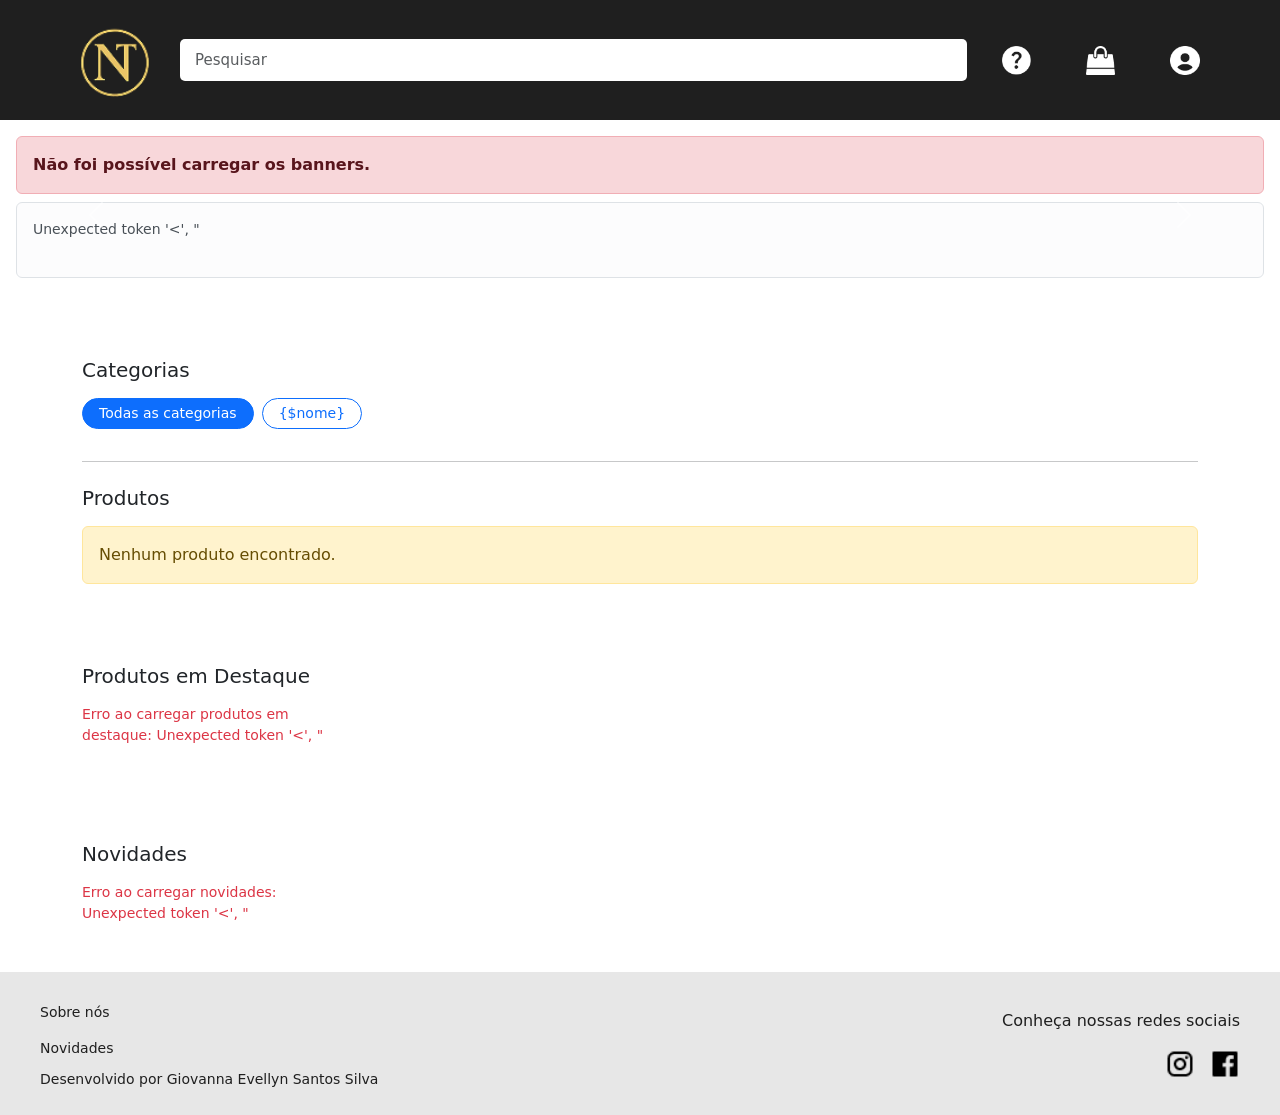
<file: index.html>
<!doctype html>
<html lang="pt-br">
<head>
  <meta charset="utf-8">
  <meta name="viewport" content="width=device-width, initial-scale=1">
  <title>Nova Tendência</title>
  <link href="https://cdn.jsdelivr.net/npm/bootstrap@5.3.8/dist/css/bootstrap.min.css" rel="stylesheet">
  <link rel="stylesheet" href="https://cdn.jsdelivr.net/npm/bootstrap-icons@1.11.1/font/bootstrap-icons.css">
  <link rel="stylesheet" href="CSS/index.css">
 
</head>
<body>

<!-- Header -->
<header class="header">
  <div class="logo">
    <img src="IMG/Logo1.png" alt="Logo da Loja Nova Tendência"/>
  </div>

  <div class="search-box">
    <input type="text" class="pesquisar form-control" placeholder="Pesquisar">
  </div>

  <div class="menu-toggle" id="menu-toggle">☰</div>

  <div class="icons" id="icons">
    <img src="IMG/ajuda-chat.png" alt="Chat">
    <div class="cart-wrapper" style="position: relative; display: inline-block;">
      <a href="PAGINAS_CLIENTE/carrinho.html"><img src="IMG/sacola.png" id="cart-icon" alt="Carrinho"></a>
      <span id="cart-count" style="
          position: absolute;
          top: -8px;
          right: -8px;
          background: red;
          color: white;
          font-size: 12px;
          font-weight: bold;
          padding: 2px 6px;
          border-radius: 50%;
          display: none;
      ">0</span>
    </div>
    <a href="/PAGINAS/login.html"><img src="IMG/usuario.png" alt="Perfil"></a>
  </div>

</header>

<main class="container-fluid p-0">

 <!-- CARROSSEL DE BANNERS -->
    <div id="carouselBanners" class="carousel slide carousel-fade" data-bs-ride="carousel">
      <div class="carousel-indicators" id="banners-indicators"></div>
      <div class="carousel-inner" id="banners-home">
        <!-- Itens serão inseridos via JS -->
        <div class="carousel-item active">
          <div class="p-3 text-muted">Carregando banners…</div>
        </div>
      </div>

      <button class="carousel-control-prev" type="button"
              data-bs-target="#carouselBanners" data-bs-slide="prev">
        <span class="carousel-control-prev-icon" aria-hidden="true"></span>
        <span class="visually-hidden">Anterior</span>
      </button>

      <button class="carousel-control-next" type="button"
              data-bs-target="#carouselBanners" data-bs-slide="next">
        <span class="carousel-control-next-icon" aria-hidden="true"></span>
        <span class="visually-hidden">Próximo</span>
      </button>
    </div>

 <!-- =======================
       CATEGORIAS + PRODUTOS
  ======================== -->
  <section class="container py-5">

    <!-- Título e filtros -->
    <div class="d-flex align-items-center justify-content-between mb-3">
      <h2 class="h5 mb-0">Categorias</h2>
    </div>

    <!-- Chips horizontais -->
    <div id="cats-chips" class="d-flex gap-2 overflow-auto pb-2">
      <!-- Botão fixo -->
      <button type="button" class="btn btn-primary btn-sm rounded-pill px-3" data-cat="">Todas as categorias</button>
    </div>

    <!-- Select oculto (acessibilidade / fallback) -->
    <select id="filtro-categoria" class="form-select d-none" aria-hidden="true">
      <option value="">Todas as categorias</option>
    </select>

    <hr class="my-4" />

    <!-- Lista de produtos -->
    <div class="d-flex align-items-center justify-content-between mb-3">
      <h2 class="h5 mb-0">Produtos</h2>
    </div>

    <div id="produtos-area">
      <div id="produtos-status" class="text-muted">Carregando produtos…</div>
      <div id="produtos-grid" class="row row-cols-1 row-cols-sm-2 row-cols-md-3 row-cols-xl-4 g-3"></div>
    </div>
  </section>


  <!-- =======================
       PRODUTOS EM DESTAQUE
  ======================== -->
  <section class="container py-5">
    <div class="d-flex align-items-center justify-content-between mb-3">
      <h2 class="h5 mb-0">Produtos em Destaque</h2>
    </div>
    <div id="produtos-destaque" class="row row-cols-2 row-cols-md-3 row-cols-lg-4 g-3">
      <div class="text-muted p-3">Carregando produtos em destaque…</div>
    </div>
  </section>


  <!-- =======================
       NOVIDADES
  ======================== -->
  <section class="container py-5">
    <div class="d-flex align-items-center justify-content-between mb-3">
      <h2 class="h5 mb-0">Novidades</h2>
    </div>
    <div id="produtos-novidade" class="row row-cols-2 row-cols-md-3 row-cols-lg-4 g-3">
      <div class="text-muted p-3">Carregando novidades…</div>
    </div>
  </section>

</main>
<footer class="footer">
  <div class="footer-esquerdo">
    <a href="#"><p>Sobre nós</p></a>
    <a href="#"><p>Novidades</p></a>
    <p>Desenvolvido por Giovanna Evellyn Santos Silva</p>
  </div>
  <div class="footer-direito">
    <p>Conheça nossas redes sociais</p>
    <div class="icons-sociais">
      <a href="#"><img src="../IMG/instagram.png" alt="Instagram"></a>
      <a href="#"><img src="../IMG/facebook.png" alt="Facebook"></a>
    </div>
  </div>
</footer>

<script src="https://cdn.jsdelivr.net/npm/bootstrap@5.3.8/dist/js/bootstrap.bundle.min.js"></script>

<script src="JS/home_cliente.js"></script>
<script src="JS//categorias.js"></script>
</body>
</html>
</file>
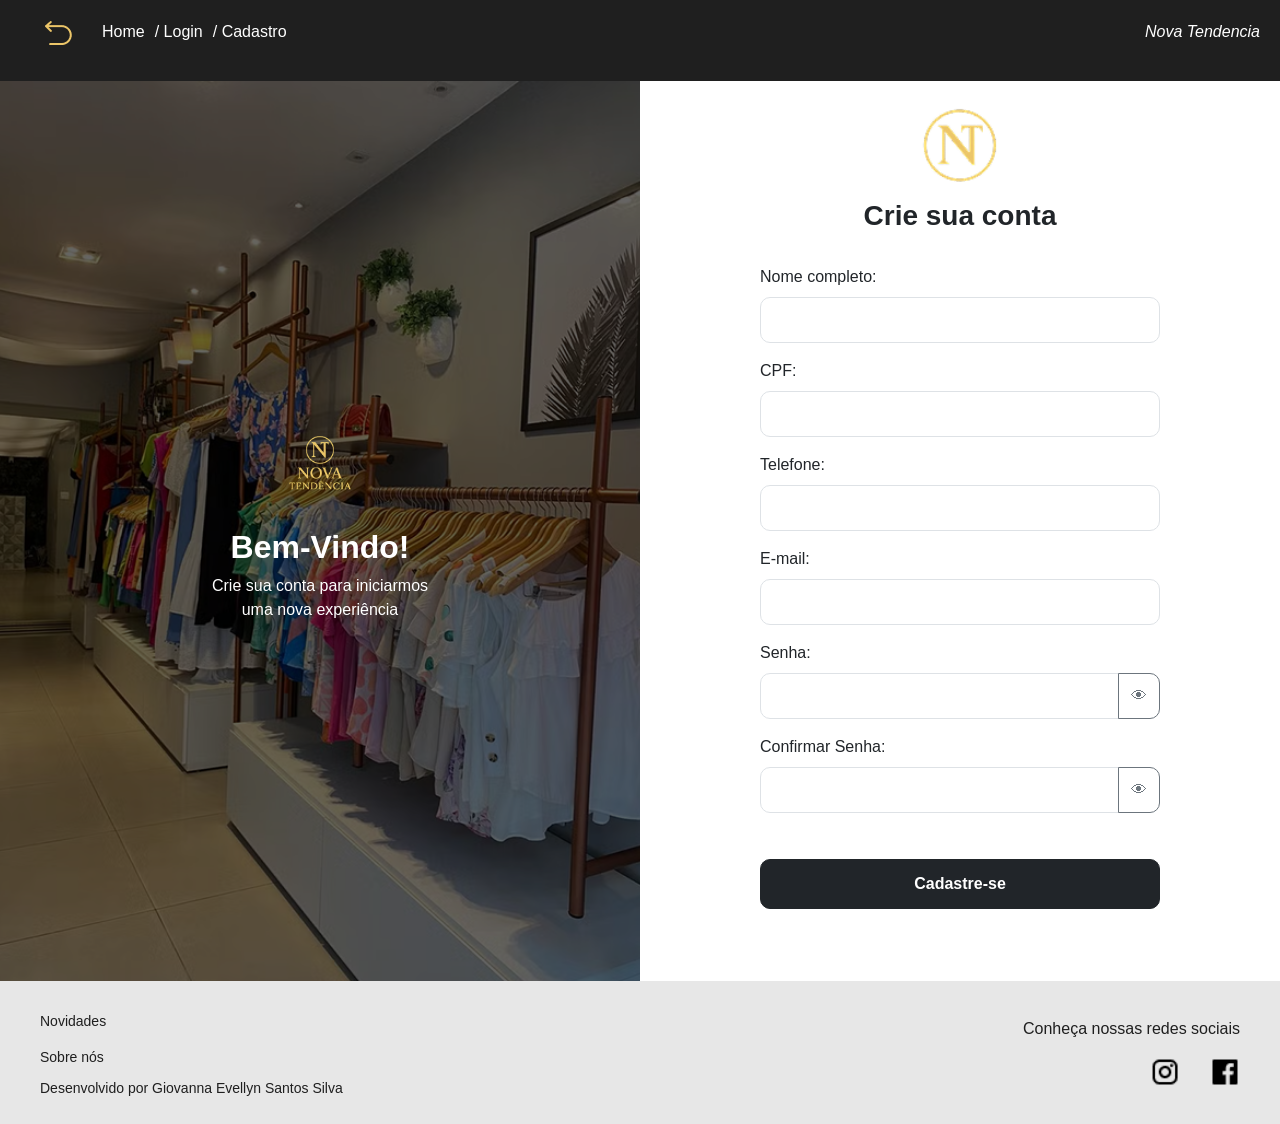
<file: PAGINAS_CLIENTE/cadastro.html>
<!DOCTYPE html>
<html lang="pt-br">
  <head>
    <meta charset="utf-8" />
    <meta name="viewport" content="width=device-width, initial-scale=1" />
    <title>Cadastro</title>

    <link
      href="https://cdn.jsdelivr.net/npm/bootstrap@5.3.8/dist/css/bootstrap.min.css"
      rel="stylesheet"
      integrity="sha384-sRIl4kxILFvY47J16cr9ZwB07vP4J8+LH7qKQnuqkuIAvNWLzeN8tE5YBujZqJLB"
      crossorigin="anonymous"
    />
    <link rel="stylesheet" href="../CSS/style.css" />
  </head>
  <body>
    
 
    <header class="header">
      <nav class="breadcrumb">
        <a href="login.html"><img src="../IMG/voltar.png" alt="Voltar" class="image-voltar"></a>
        <a href="/index.html">Home</a> 
        <a href="/PAGINAS/login.html">/ Login</a> 
        <a href="/PAGINAS/cadastro.html">/ Cadastro</a>
      </nav>

      <div class="nova-tendencia">
        <p>Nova Tendencia</p>
      </div>

    </header>




    <!--Inicio do Container Principal-------------------------------------------------->
    <div class="container-fluid">
      <div class="row min-vh-100">
        <!--Inicio da Coluna Esquerda (Boas-vindas)------------------------------------>

        <div class="col-lg-6 d-none d-lg-flex align-items-center justify-content-center bg-image">
        <div class="overlay-content d-flex flex-column align-items-center text-center text-white px-25">
            <img src="../IMG/Logo2.png" alt="Logo" class="mb-4 logo">
            <h2 class="fw-bold">Bem-Vindo!</h2>
            <p>Crie sua conta para iniciarmos<br>uma nova experiência</p>
        </div>
        </div>
<!--Fim da Coluna Esquerda (Boas-vindas)--------------------------------------->

<!--Fim da Coluna Esquerda (Boas-vindas)--------------------------------------->


        <!--Inicio da Coluna Direita (Formulário)-------------------------------------->
        <div class="col-lg-6 d-flex align-items-center justify-content-center px-0">
          <div class="w-100" style="max-width: 400px">
            <div class="text-center mb-4 d-flex flex-column align-items-center text-center px-0">
              <img src="../IMG/Logo1.png" alt="Logo" class="mb-3 logo" />
              <h3 class="fw-bold">Crie sua conta</h3>
            </div>
          

            <!--Inicio do Formulário de Cadastro-------------------------------------->
            <form action="../PHP/cadastrocliente.php" method="post" >
              <div class="mb-3">
                <label for="nome" class="form-label">Nome completo:</label>
                <input type="text" class="form-control" id="nome" name="nome" required />
              </div>

              <div class="mb-3">
                <label for="cpf" class="form-label">CPF:</label>
                <input type="text" class="form-control" id="cpf" name="cpf" required />
              </div>

              <div class="mb-3">
                <label for="telefone" class="form-label">Telefone:</label>
                <input
                  type="text"
                  class="form-control"
                  id="telefone"
                  name="telefone"
                  required
                />
              </div>

              <div class="mb-3">
                <label for="email" class="form-label">E-mail:</label>
                <input type="email" class="form-control" id="email" name="email" required />
              </div>

              <div class="mb-3 position-relative">
                <label for="senha" class="form-label">Senha:</label>
                <div class="input-group">
                  <input
                    type="password"
                    class="form-control"
                    id="senha"
                    name="senha"
                    required
                  />
                  <button
                    class="btn btn-outline-secondary toggle-password"
                    type="button"
                    data-target="senha"
                  >
                    👁
                  </button>
                </div>
              </div>

              <div class="mb-3 position-relative">
                <label for="confirmarSenha" class="form-label"
                  >Confirmar Senha:</label
                >
                <div class="input-group">
                  <input
                    type="password"
                    class="form-control"
                    id="confirmarSenha"
                    name="confirmarSenha"
                    required
                  />
                  <button
                    class="btn btn-outline-secondary toggle-password"
                    type="button"
                    data-target="confirmarSenha"
                  >
                    👁
                  </button>
                </div>
              </div>

              <button type="submit" class=" btn-cadastrese btn btn-dark w-100">
                Cadastre-se
              </button>
            </form  id="cadastroForm" action="javascript:void(0);">
            <!--Fim do Formulário de Cadastro----------------------------------------->
          </div>
        </div>
        <!--Fim da Coluna Direita (Formulário)---------------------------------------->
      </div>
    </div>
    <!--Fim do Container Principal--------------------------------------------------->

    <script src="https://cdn.jsdelivr.net/npm/bootstrap@5.3.8/dist/js/bootstrap.bundle.min.js"></script>

    <!--Inicio do Script JS (Máscaras e Mostrar Senha)------------------------------->
    <script>
      // Máscara CPF
      document.getElementById("cpf").addEventListener("input", function (e) {
        let value = e.target.value.replace(/\D/g, "");
        if (value.length > 11) value = value.slice(0, 11);
        value = value.replace(/(\d{3})(\d)/, "$1.$2");
        value = value.replace(/(\d{3})(\d)/, "$1.$2");
        value = value.replace(/(\d{3})(\d{1,2})$/, "$1-$2");
        e.target.value = value;
      });

      // Máscara Telefone
      document
        .getElementById("telefone")
        .addEventListener("input", function (e) {
          let value = e.target.value.replace(/\D/g, "");
          if (value.length > 11) value = value.slice(0, 11);
          value = value.replace(/^(\d{2})(\d)/g, "($1) $2");
          value = value.replace(/(\d{5})(\d{4})$/, "$1-$2");
          e.target.value = value;
        });

      // Mostrar/Ocultar senha
      document.querySelectorAll(".toggle-password").forEach((btn) => {
        btn.addEventListener("click", function () {
          const input = document.getElementById(this.dataset.target);
          input.type = input.type === "password" ? "text" : "password";
        });
      });
    </script>

    <footer class="footer">
    <div class="footer-esquerdo">
        <a href=""><p>Novidades</p></a>
        <a href=""><p>Sobre nós</p></a>
        <p> Desenvolvido por Giovanna Evellyn Santos Silva</p>
    </div>

    <div class="footer-direito">
      <p>Conheça nossas redes sociais</p>
      <div class="icons-sociais">
        <a href=""><img src="../IMG/instagram.png" alt="Instagram"></a>
        <a href=""><img src="../IMG/facebook.png" alt="Facebook"></a>
      </div>
    </div>
  </footer>
  </body>
</html>
</file>
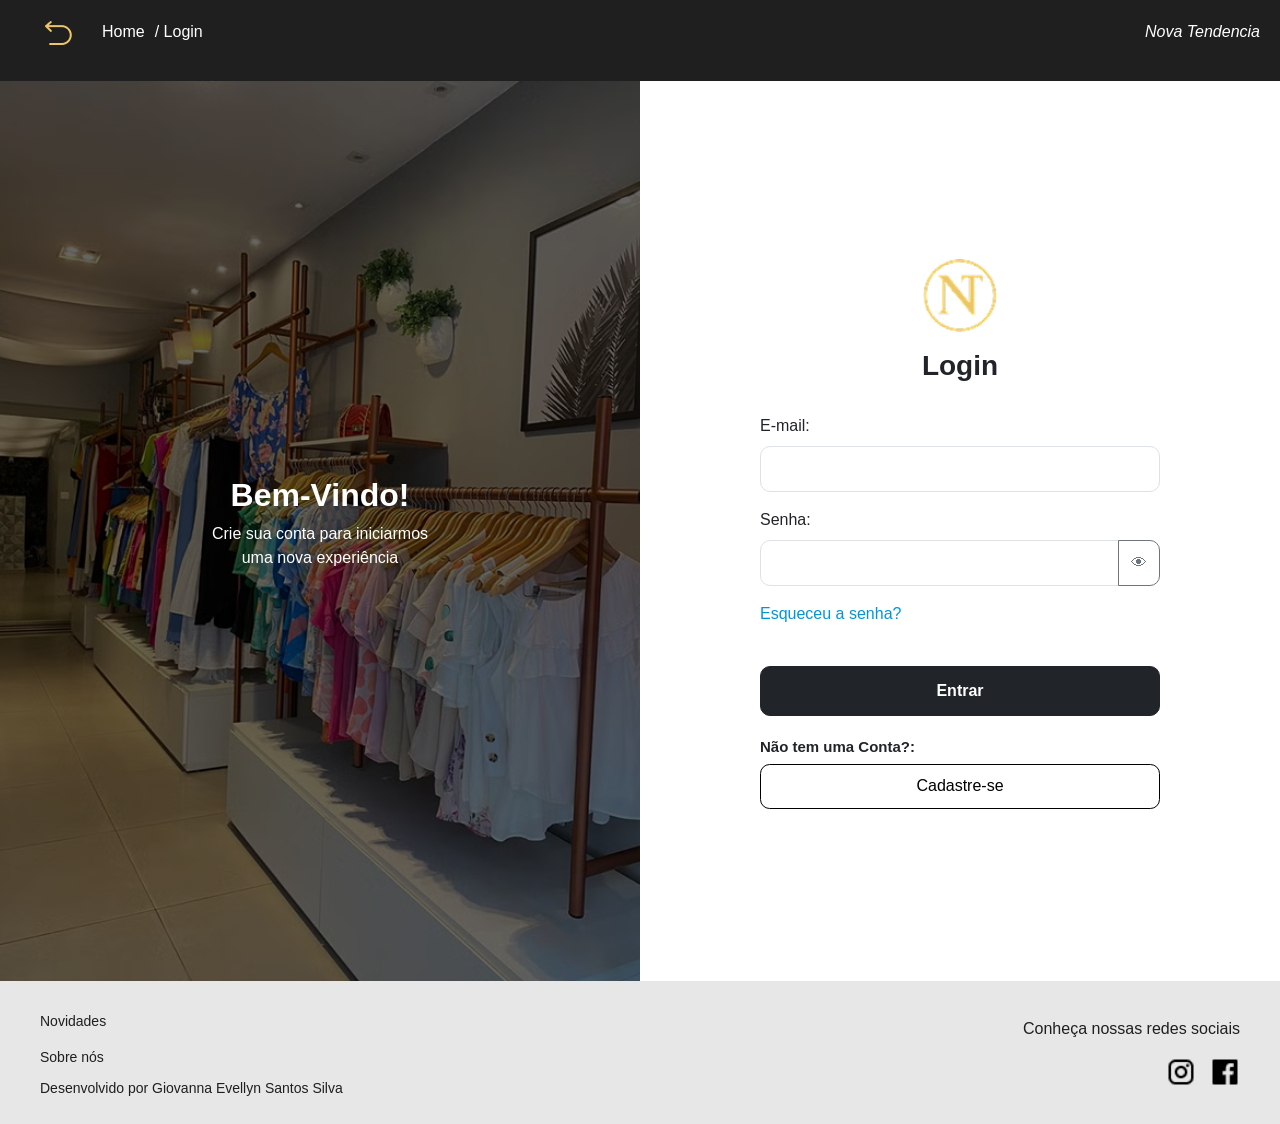
<file: PAGINAS_CLIENTE/login.html>
<!DOCTYPE html>
<html lang="pt-br">
  <head>
    <meta charset="utf-8" />
    <meta name="viewport" content="width=device-width, initial-scale=1" />
    <title>Login</title>

    <link
      href="https://cdn.jsdelivr.net/npm/bootstrap@5.3.8/dist/css/bootstrap.min.css"
      rel="stylesheet"
      crossorigin="anonymous"
    />
    <link rel="stylesheet" href="../CSS/login.css" />
  </head>
  <body>
    <header class="header">
      <nav class="breadcrumb">
        <a href="/index.html"
          ><img src="../IMG/voltar.png" alt="Voltar" class="image-voltar"
        /></a>
        <a href="/index.html">Home</a>
        <a href="/PAGINAS/login.html">/ Login</a>
      </nav>

      <div class="nova-tendencia">
        <p>Nova Tendencia</p>
      </div>
    </header>

    <!-- Container Principal -->
    <div class="container-fluid">
      <div class="row min-vh-100">
        <!-- Coluna Esquerda -->
        <div
          class="col-lg-6 d-none d-lg-flex align-items-center justify-content-center bg-image"
        >
          <div
            class="overlay-content d-flex flex-column align-items-center text-center text-white px-25"
          >
            <h2 class="fw-bold">Bem-Vindo!</h2>
            <p>
              Crie sua conta para iniciarmos<br />uma nova experiência
            </p>
          </div>
        </div>

        <!-- Coluna Direita (Formulário) -->
        <div
          class="col-lg-6 d-flex align-items-center justify-content-center px-0"
        >
          <div class="w-100" style="max-width: 400px">
            <div
              class="text-center mb-4 d-flex flex-column align-items-center text-center px-0"
            >
              <img src="../IMG/Logo1.png" alt="Logo" class="mb-3 logo" />
              <h3 class="fw-bold">Login</h3>
            </div>

            <!-- Formulário de Login -->
            <form action="../PHP/login.php" method="POST" id="form-login">
              <div class="mb-3">
                <label for="email" class="form-label">E-mail:</label>
                <input
                  type="text"
                  class="form-control"
                  id="email"
                  name="email"
                  required
                />
              </div>

              <div class="mb-3 position-relative">
                <label for="senha" class="form-label">Senha:</label>
                <div class="input-group">
                  <input
                    type="password"
                    class="form-control"
                    id="senha"
                    name="senha"
                    required
                  />
                  <button
                    class="btn btn-outline-secondary toggle-password"
                    type="button"
                    data-target="senha"
                  >
                    👁
                  </button>
                </div>
              </div>

              <p class="esqueci-senha">Esqueceu a senha?</p>
              <button type="submit" class="btn btn-dark w-100 mt-4">
                Entrar
              </button>

              <p class="sem-conta">Não tem uma Conta?:</p>
              <a href="/PAGINAS/cadastro.html" class="tela-cadastro">
                <button type="button" class="cadastro-btn">Cadastre-se</button>
              </a>
            </form>
            <!-- Fim do Formulário -->
          </div>
        </div>
      </div>
    </div>

    <footer class="footer">
      <div class="footer-esquerdo">
        <a href=""><p>Novidades</p></a>
        <a href=""><p>Sobre nós</p></a>
        <p>Desenvolvido por Giovanna Evellyn Santos Silva</p>
      </div>

      <div class="footer-direito">
        <p>Conheça nossas redes sociais</p>
        <div class="icons-sociais">
          <a href=""><img src="../IMG/instagram.png" alt="Instagram" /></a>
          <a href=""><img src="../IMG/facebook.png" alt="Facebook" /></a>
        </div>
      </div>
    </footer>

    <script src="https://cdn.jsdelivr.net/npm/bootstrap@5.3.8/dist/js/bootstrap.bundle.min.js"></script>

    
  </body>

  <script src="../JS/login.js"></script>
</html>
</file>
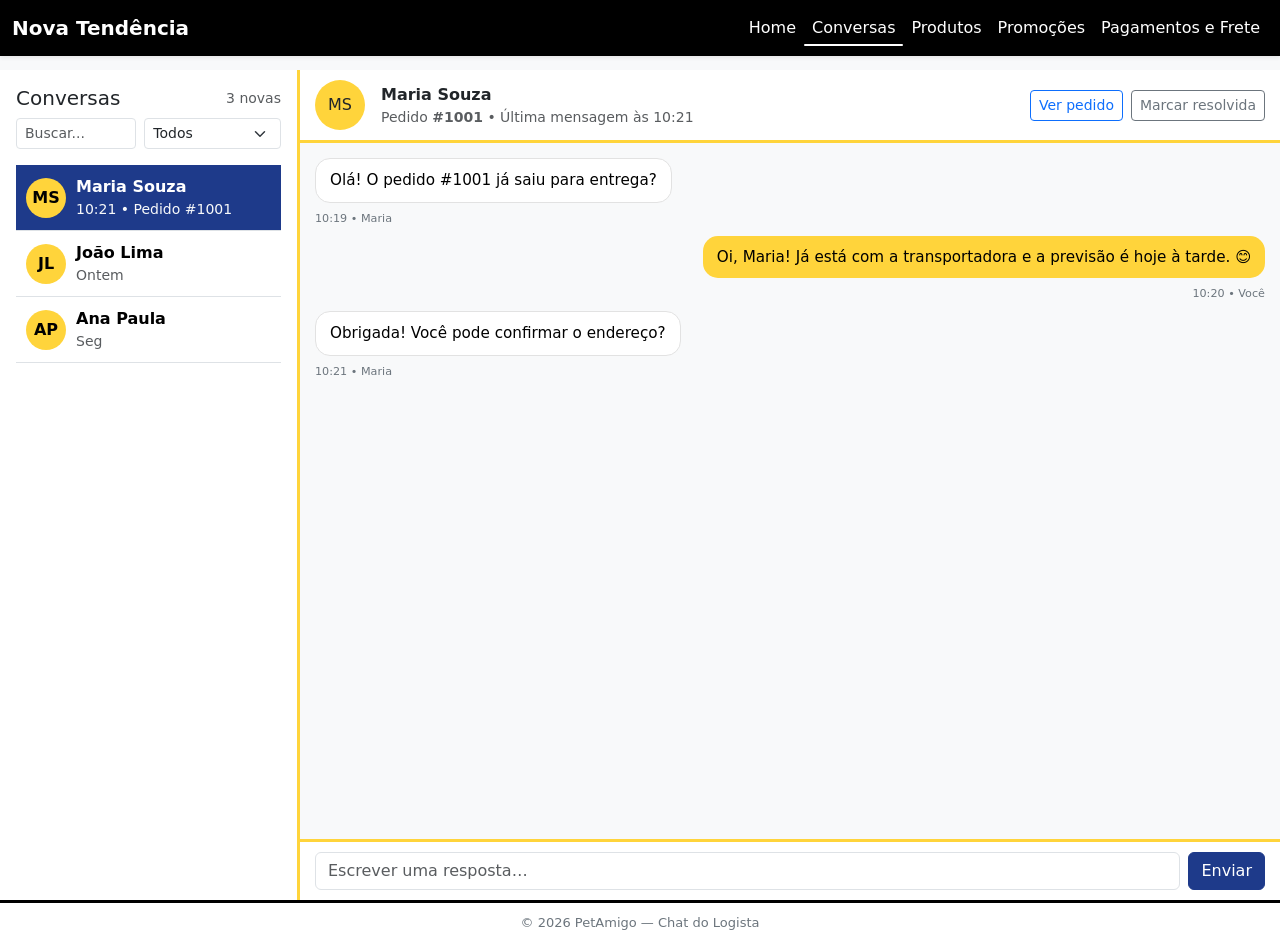
<file: PAGINAS_LOGISTA/conversas_logista.html>
<!DOCTYPE html>
<html lang="pt-BR">
<head>
<meta charset="utf-8">
<meta name="viewport" content="width=device-width, initial-scale=1">
<title>Chat — PetAmigo</title>

<!-- Bootstrap -->
<link href="https://cdn.jsdelivr.net/npm/bootstrap@5.3.3/dist/css/bootstrap.min.css" rel="stylesheet">
<link rel="stylesheet" href="../CSS/global.css">
<style>
  body {
    padding-top: 70px; /* espaço para navbar fixa */
    background-color: #f8f9fa;
 
  }

  /* Layout do chat */
  .chat-container {
    display: flex;
    height: calc(100vh - 70px);
  }

  /* Sidebar do chat */
  .chat-sidebar {
    background-color: #ffffff;
    border-right: 3px solid #ffd43b; /* detalhe amarelo padrão */
    overflow-y: auto;
    flex: 0 0 300px;
  }

  /* Área principal do chat */
  .chat-main {
    background-color: #f8f9fa;
    flex: 1;
    display: flex;
    flex-direction: column;
    overflow: hidden;
  }

  /* Itens de conversa */
  .conversation-item {
    display: flex;
    align-items: center;
    padding: 10px;
    border-bottom: 1px solid #dee2e6;
    text-decoration: none;
    color: #000;
    transition: background-color 0.2s;
  }
  .conversation-item:hover {
    background-color: #f1f1f1;
  }
  .conversation-item.active {
    background-color: #1e3a8a; /* azul escuro institucional */
    color: #fff;
  }
  .conversation-item.active .avatar {
    background-color: #ffd43b;
    color: #000;
  }

  /* Avatar */
  .conversation-item .avatar {
    width: 40px;
    height: 40px;
    background-color: #ffd43b;
    border-radius: 50%;
    display: flex;
    align-items: center;
    justify-content: center;
    font-weight: bold;
    margin-right: 10px;
    color: #000;
  }

  /* Cabeçalho do chat */
  .chat-header {
    background-color: #ffffff;
    padding: 10px 15px;
    border-bottom: 3px solid #ffd43b;
  }

  /* Bolhas de mensagens */
  .chat-messages {
    flex: 1;
    padding: 15px;
    overflow-y: auto;
  }
  .bubble {
    padding: 10px 14px;
    border-radius: 15px;
    display: inline-block;
    margin-bottom: 6px;
    max-width: 75%;
    font-size: 0.95rem;
  }
  .bubble-in {
    background-color: #ffffff;
    color: #000;
    border: 1px solid #e2e2e2;
  }
  .bubble-out {
    background-color: #ffd43b;
    color: #000;
    margin-left: auto;
  }

  .meta {
    font-size: 0.7rem;
    color: #6c757d;
    margin-top: 2px;
  }

  /* Área de escrita */
  .chat-composer {
    background-color: #ffffff;
    padding: 10px 15px;
    border-top: 3px solid #ffd43b;
  }
  .composer-form .form-control {
    resize: none;
  }
  .btn-primary {
    background-color: #1e3a8a;
    border-color: #1e3a8a;
  }
  .btn-primary:hover {
    background-color: #162c6b;
    border-color: #162c6b;
  }

  /* Footer */
  .footer {
    background-color: #ffffff;
    border-top: 3px solid #000;
    text-align: center;
    padding: 10px 0;
    font-size: 13px;
    color: #6c757d;
  }
</style>
</head>

<body>

<!-- Navbar original com "Conversas" ativo -->
<nav class="navbar navbar-expand-lg navbar-dark bg-black fixed-top shadow-sm">
  <div class="container-fluid">
    <a class="navbar-brand fw-bold text-white" href="../PAGINAS_LOGISTA/teste.html">Nova Tendência</a>
    <button class="navbar-toggler" type="button" data-bs-toggle="collapse" data-bs-target="#navbarNav"
      aria-controls="navbarNav" aria-expanded="false" aria-label="Alternar navegação">
      <span class="navbar-toggler-icon"></span>
    </button>

    <div class="collapse navbar-collapse justify-content-end" id="navbarNav">
      <ul class="navbar-nav">
        <li class="nav-item"><a class="nav-link" href="../PAGINAS_LOGISTA/teste.html">Home</a></li>
        <li class="nav-item"><a class="nav-link active" href="../PAGINAS_LOGISTA/conversas_logista.html">Conversas</a></li>
        <li class="nav-item"><a class="nav-link" href="../PAGINAS_LOGISTA/cadastro_produtos_logista.html#produtos">Produtos</a></li>
        <li class="nav-item"><a class="nav-link" href="../PAGINAS_LOGISTA/promocoes_logista.html">Promoções</a></li>
        <li class="nav-item"><a class="nav-link" href="../PAGINAS_LOGISTA/frete_pagamento_logista.html">Pagamentos e Frete</a></li>
      </ul>
    </div>
  </div>
</nav>

<!-- Chat -->
<main class="chat-container">
  <!-- Sidebar -->
  <aside class="chat-sidebar">
    <div class="p-3">
      <div class="d-flex align-items-center justify-content-between mb-2">
        <h5 class="m-0">Conversas</h5>
        <span class="small text-muted">3 novas</span>
      </div>
      <div class="d-flex gap-2 mb-3">
        <input type="search" class="form-control form-control-sm" placeholder="Buscar...">
        <select class="form-select form-select-sm">
          <option value="">Todos</option>
          <option>Não lidas</option>
          <option>Pendentes</option>
          <option>Resolvidas</option>
        </select>
      </div>
      <div class="conversations">
        <a href="#" class="conversation-item active">
          <div class="avatar">MS</div>
          <div>
            <div class="fw-semibold">Maria Souza</div>
            <div class="small text-light">10:21 • Pedido #1001</div>
          </div>
        </a>
        <a href="#" class="conversation-item">
          <div class="avatar">JL</div>
          <div>
            <div class="fw-semibold">João Lima</div>
            <div class="small text-muted">Ontem</div>
          </div>
        </a>
        <a href="#" class="conversation-item">
          <div class="avatar">AP</div>
          <div>
            <div class="fw-semibold">Ana Paula</div>
            <div class="small text-muted">Seg</div>
          </div>
        </a>
      </div>
    </div>
  </aside>

  <!-- Chat principal -->
  <section class="chat-main d-flex flex-column">
    <header class="chat-header d-flex align-items-center justify-content-between">
      <div class="d-flex align-items-center gap-3">
        <div class="avatar" style="width:50px;height:50px;background-color:#ffd43b;display:flex;align-items:center;justify-content:center;border-radius:50%;">MS</div>
        <div>
          <div class="fw-bold">Maria Souza</div>
          <div class="small text-muted">
            Pedido <strong>#1001</strong> • Última mensagem às 10:21
          </div>
        </div>
      </div>
      <div class="d-flex gap-2 align-items-center">
        <button class="btn btn-sm btn-outline-primary">Ver pedido</button>
        <button class="btn btn-sm btn-outline-secondary">Marcar resolvida</button>
      </div>
    </header>

    <div class="chat-messages flex-grow-1 d-flex flex-column">
      <div class="message-row d-flex flex-column align-items-start mb-2">
        <div class="bubble bubble-in">Olá! O pedido #1001 já saiu para entrega?</div>
        <div class="meta">10:19 • Maria</div>
      </div>

      <div class="message-row d-flex flex-column align-items-end mb-2">
        <div class="bubble bubble-out">Oi, Maria! Já está com a transportadora e a previsão é hoje à tarde. 😊</div>
        <div class="meta text-end">10:20 • Você</div>
      </div>

      <div class="message-row d-flex flex-column align-items-start mb-2">
        <div class="bubble bubble-in">Obrigada! Você pode confirmar o endereço?</div>
        <div class="meta">10:21 • Maria</div>
      </div>
    </div>

    <footer class="chat-composer">
      <form class="composer-form d-flex gap-2">
        <textarea class="form-control" rows="1" placeholder="Escrever uma resposta…"></textarea>
        <button class="btn btn-primary">Enviar</button>
      </form>
    </footer>
  </section>
</main>

<footer class="footer">
  © <span id="year"></span> PetAmigo — Chat do Logista
</footer>

<script src="https://cdn.jsdelivr.net/npm/bootstrap@5.3.3/dist/js/bootstrap.bundle.min.js"></script>
<script>
  document.getElementById('year').textContent = new Date().getFullYear();
</script>
</body>
</html>
</file>
<file: CSS/index.css>
/* ---------------- Header ---------------- */
.header {
  background-color: #1F1F1F; 
  padding: 20px;
  align-items: center;
  display: flex;
  justify-content: space-between;
}

.logo {
  display: flex;
  align-items: center;
  color: #ffffff;
  font-size: 18px;
  font-weight: bold;
  height: 80px;
  width: auto;
}
.logo img { 
  display: flex;
  height: 75px;
  width: 90px;
  margin-left: 50px;
  cursor: pointer;
}

/* barra de pesquisa */
.search-box {
  flex: 1;
  max-width: 800px;
  margin: 0 20px;
  border: none;
  border-radius: 100px;
  font-size: 16px;
}
.search-box input {
  width: 100%;
  padding: 10px 30px 10px 15px;
  border: none;
  border-radius: 5px;
  font-size: 15px;
  outline: none;
}

/* Ícones */
.icons {
  display: flex;
  gap: 40px;
  align-items: center;
  margin-right: 60px;
}
.icons img {
  display: flex;
  height: 29px;
  margin-left: 15px;
  cursor: pointer;
}

.icons img {
    transition: transform 0.3s ease, filter 0.3s ease;
    filter: brightness(1.3);
}

.icons img:hover {
    transform: scale(1.2);       /* aumenta o ícone */
    filter: brightness(1.3);     /* deixa o ícone mais claro */
}

/* Ícones das redes sociais do footer */
.icons-sociais img {
    transition: transform 0.3s ease, filter 0.3s ease;
    filter: brightness(1.3);
}

.icons-sociais img:hover {
    transform: scale(1.2);       /* aumenta o ícone */
    filter: brightness(1.3);     /* deixa o ícone mais claro */
}

.logo img {
    transition: transform 0.3s ease; /* animação suave */
}

.logo img:hover {
    transform: scale(1.05);  /* aumenta levemente a logo */
    cursor: pointer;         /* muda o cursor para indicar clicável */
}


/* botão hamburguer */
.menu-toggle {
  display: none;
  font-size: 28px;
  cursor: pointer;
  color: white;
}

@media (max-width: 768px) {
  .icons {
    display: none;
    flex-direction: column;
    background: #1f1f1f;
    position: absolute;
    top: 60px;
    right: 20px;
    padding: 10px;
    border-radius: 6px;
    z-index: 9999;
  }
  .icons img {
    margin: 10px 0;
  }
  .menu-toggle {
    display: block;
  }
}



/* ---------------- Footer ---------------- */
.footer {
  display: flex;
  justify-content: space-between;
  align-items: center;
  background-color: #e7e7e7; /* cor final */
  color: #1F1F1F;
  padding: 20px 40px;
  flex-wrap: wrap;
  width: 100%;
  /* REMOVIDO: position: fixed; bottom: 0; left: 0; */
}

.footer-esquerdo p,
.footer-esquerdo a {
  display: flex;
  margin: 5px 0;
  color: #1F1F1F;
  text-decoration: none;
  font-size: 14px;
  flex-direction: column;
  gap: 5px;
}
.footer-esquerdo a:hover { text-decoration: underline; }

.footer-direito { text-align: right; }

.icons-sociais a { margin-left: 10px; }
.icons-sociais img {
  width: 30px;
  height: 30px;
  transition: transform 0.3s ease;
}
.icons-sociais img:hover { transform: scale(1.2); }
</file>
<file: CSS/style.css>
html, body {
    height: 100%;
    margin: 0;
    display: flex;
    flex-direction: column;
}

body{
    background-color: #EEEEEE;
}
/* Conteúdo principal ocupa todo o espaço disponível */
.conteudo-principal {
    flex: 1;
}


/* ---------------- Header ---------------- */
.header{
    background-color: #1F1F1F; 
    padding: 20px;
    align-items: center;
    display: flex;
    justify-content: space-between;
}




.logo {
  display: flex;
  align-items: center;
  color: #ffffff;
  font-size: 18px;
  font-weight: bold;
  height: 80px;
  width: auto;
}
.logo img { 
  display: flex;
  height: 75px;
  width: 90px;
  margin-left: 50px;
  cursor: pointer;

}

/* Hover da logo */
.logo img {
    transition: transform 0.3s ease; /* animação suave */
}

.logo img:hover {
    transform: scale(1.05);  /* aumenta levemente a logo */
    cursor: pointer;         /* muda o cursor para indicar clicável */
}


/* barra de pesquisa */
.search-box {
  flex: 1;
  max-width: 800px;
  margin: 0 20px;
  border: none;
  border-radius: 100px;
  font-size: 16px;
}
.search-box input {
  width: 100%;
  padding: 10px 30px 10px 15px;
  border: none;
  border-radius: 5px;
  font-size: 15px;
  outline: none;
}

/* Ícones */
.icons {
  display: flex;
  gap: 40px;
  align-items: center;
  margin-right: 60px;
}
.icons img {
  display: flex;
  height: 29px;
  margin-left: 15px;
  cursor: pointer;
}

/* Ícones do header */
.icons img {
    transition: transform 0.3s ease, filter 0.3s ease;
}

.icons img:hover {
    transform: scale(1.2);       /* aumenta o ícone */
    filter: brightness(1.3);     /* deixa o ícone mais claro */
}

/* Ícones das redes sociais do footer */
.icons-sociais img {
    transition: transform 0.3s ease, filter 0.3s ease;
}

.icons-sociais img:hover {
    transform: scale(1.2);       /* aumenta o ícone */
    filter: brightness(1.3);     /* deixa o ícone mais claro */
}


/* botão hamburguer */
.menu-toggle {
  display: none;
  font-size: 28px;
  cursor: pointer;
  color: white;
}

@media (max-width: 768px) {
  .icons {
    display: none;
    flex-direction: column;
    background: #1f1f1f;
    position: absolute;
    top: 60px;
    right: 20px;
    padding: 10px;
    border-radius: 6px;
    z-index: 9999;
  }
  .icons img {
    margin: 10px 0;
  }
  .menu-toggle {
    display: block;
  }
}


/*.icons:hover {
    background-color: rgb(49, 49, 49);
}*/

/* ---------------- Footer ---------------- */
.footer {
  display: flex;
  justify-content: space-between;
  align-items: center;
  background-color: #e7e7e7; /* cor final */
  color: #1F1F1F;
  padding: 20px 40px;
  flex-wrap: wrap;
  width: 100%;
  /* REMOVIDO: position: fixed; bottom: 0; left: 0; */
}

.footer-esquerdo p,
.footer-esquerdo a {
  display: flex;
  margin: 5px 0;
  color: #1F1F1F;
  text-decoration: none;
  font-size: 14px;
  flex-direction: column;
  gap: 5px;
}
.footer-esquerdo a:hover { text-decoration: underline; }

.footer-direito { text-align: right; }

.icons-sociais a { margin-left: 10px; }
.icons-sociais img {
  width: 30px;
  height: 30px;
  transition: transform 0.3s ease;
}
.icons-sociais img:hover { transform: scale(1.2); }

.icons-sociais{
    display: flex;
    gap: 20px;
    justify-content: flex-end;

}.icons-sociais img{
    width: 32px;
    height: 32px;
    transition: transform 0.3s; /* animação suave*/
}




/*Inicio do Estilo da Tela de Cadastro--------------------------------*/
body {
  font-family: Arial, Helvetica, sans-serif;
  background-color: #fff;
}

.bg-image {
  background: url('../IMG/bg-cadastro.jpg') no-repeat center center;
  background-size: cover;
  position: relative;
}

.bg-image::before {
  content: "";
  position: absolute;
  top: 0; left: 0; right: 0; bottom: 0;
  background-color: rgba(0, 0, 0, 0.6); /* efeito de overlay escuro */
}

.bg-image .text-center {
  position: relative;
  z-index: 2;
}


.logo {
  max-width: 120px;
  align-items: center;
}

input.form-control {
  border-radius: 10px;
  padding: 10px;
}

button.btn-dark {
  border-radius: 10px;
  padding: 12px;
  font-weight: bold;
}

button.toggle-password {
  border-radius: 0 10px 10px 0;
}

@media (max-width: 991px) {
  .bg-image {
    display: none;
  }
}
/*Fim do Estilo da Tela de Cadastro----------------------------------*/

/*Inicio da Imagem de Fundo com Overlay-----------------------------*/
.bg-image {
  background: url('../IMG/foto.init.png') no-repeat center center;
  background-size: cover;
  position: relative;
  min-height: 100vh;
 
}

.bg-image::before {
  content: "";
  position: absolute;
  top: 0; left: 0; right: 0; bottom: 0;
  background-color: rgba(0, 0, 0, 0.6); /* deixa a imagem escura */
  z-index: 1;
}

.overlay-content {
  position: relative;
  z-index: 2; /* fica acima do overlay escuro */
}

.logo {
  max-width: 150px;
}
/*Fim da Imagem de Fundo com Overlay-------------------------------*/

/*area de login*/
.login-card{
  background-color: white;
  border: 1px;

}


#login-bemvindo {
  width: 100%;
  height: 100%;
  background: linear-gradient(
      rgba(0, 0, 0, 0.6),   /* camada preta com 60% de opacidade */
      rgba(0, 0, 0, 0.6)
    ),
    url("../IMG/foto.init.png") center/cover no-repeat;
}

.btn-cadastrese{
  margin-top: 30px;
  margin-bottom: 50px;
}

.breadcrumb a {
  color: #fff;
  text-decoration: none;
  margin: 0 5px;
}

.breadcrumb a:hover {
  text-decoration: underline;
}



.nova-tendencia{
  color: #fff;
  font-style: italic;
}

.image-voltar{
  margin-right: 20px;
  margin-left: 20px;
}

/* ---------------- Header ---------------- */
.header {
  background-color: #1F1F1F; 
  padding: 20px;
  align-items: center;
  display: flex;
  justify-content: space-between;
}

.logo {
  display: flex;
  align-items: center;
  color: #ffffff;
  font-size: 18px;
  font-weight: bold;
  height: 80px;
  width: auto;
}
.logo img { 
  display: flex;
  height: 75px;
  width: 90px;
  margin-left: 50px;
  cursor: pointer;
}

/* Hover da logo */
.logo img {
    transition: transform 0.3s ease; /* animação suave */
}

.logo img:hover {
    transform: scale(1.05);  /* aumenta levemente a logo */
    cursor: pointer;         /* muda o cursor para indicar clicável */
}


/* barra de pesquisa */
.search-box {
  flex: 1;
  max-width: 800px;
  margin: 0 20px;
  border: none;
  border-radius: 100px;
  font-size: 16px;
}
.search-box input {
  width: 100%;
  padding: 10px 30px 10px 15px;
  border: none;
  border-radius: 5px;
  font-size: 15px;
  outline: none;
}

/* Ícones */
.icons {
  display: flex;
  gap: 40px;
  align-items: center;
  margin-right: 60px;
}
.icons img {
  display: flex;
  height: 29px;
  margin-left: 15px;
  cursor: pointer;
}

/* Ícones do header */
.icons img {
    transition: transform 0.3s ease, filter 0.3s ease;
}

.icons img:hover {
    transform: scale(1.2);       /* aumenta o ícone */
    filter: brightness(1.3);     /* deixa o ícone mais claro */
}

/* Ícones das redes sociais do footer */
.icons-sociais img {
    transition: transform 0.3s ease, filter 0.3s ease;
}

.icons-sociais img:hover {
    transform: scale(1.2);       /* aumenta o ícone */
    filter: brightness(1.3);     /* deixa o ícone mais claro */
}


/* botão hamburguer */
.menu-toggle {
  display: none;
  font-size: 28px;
  cursor: pointer;
  color: white;
}

@media (max-width: 768px) {
  .icons {
    display: none;
    flex-direction: column;
    background: #1f1f1f;
    position: absolute;
    top: 60px;
    right: 20px;
    padding: 10px;
    border-radius: 6px;
    z-index: 9999;
  }
  .icons img {
    margin: 10px 0;
  }
  .menu-toggle {
    display: block;
  }
}


/* ---------------- Footer ---------------- */
.footer {
  display: flex;
  justify-content: space-between;
  align-items: center;
  background-color: #e7e7e7; /* cor final */
  color: #1F1F1F;
  padding: 20px 40px;
  flex-wrap: wrap;
  width: 100%;
  /* REMOVIDO: position: fixed; bottom: 0; left: 0; */
}

.footer-esquerdo p,
.footer-esquerdo a {
  display: flex;
  margin: 5px 0;
  color: #1F1F1F;
  text-decoration: none;
  font-size: 14px;
  flex-direction: column;
  gap: 5px;
}
.footer-esquerdo a:hover { text-decoration: underline; }

.footer-direito { text-align: right; }

.icons-sociais a { margin-left: 10px; }
.icons-sociais img {
  width: 30px;
  height: 30px;
  transition: transform 0.3s ease;
}
.icons-sociais img:hover { transform: scale(1.2); }


 /*<header class="header">
  <div class="logo">
    <a href="/index.html"><img src="../IMG/Logo1.png" alt="Logo da Loja Nova Tendência"/></a>
  </div>

  <div class="search-box">
    <input type="text" class="pesquisar form-control" placeholder="Pesquisar">
  </div>

  <div class="menu-toggle" id="menu-toggle">☰</div>

  <div class="icons" id="icons">
  <img src="../IMG/ajuda-chat.png" alt="Chat">
  <div class="cart-wrapper" style="position: relative; display: inline-block;">
    <img src="../IMG/sacola.png" id="cart-icon" alt="Carrinho">
    <span id="cart-count" style="
        position: absolute;
        top: -8px;
        right: -8px;
        background: red;
        color: white;
        font-size: 12px;
        font-weight: bold;
        padding: 2px 6px;
        border-radius: 50%;
        display: none;
    ">0</span>
  </div>
  <a href="/PAGINAS/login.html"><img src="../IMG/usuario.png" alt="Perfil"></a>
</div>

</header>*/


/*<footer class="footer d-flex justify-content-between p-3 border-top bg-white">
  <div class="footer-esquerdo">
    <a href="#"><p>Sobre nós</p></a>
    <a href="#"><p>Novidades</p></a>
    <p>Desenvolvido por Giovanna Evellyn Santos Silva</p>
  </div>
  <div class="footer-direito">
    <p>Conheça nossas redes sociais</p>
    <div class="icons-sociais">
      <a href="#"><img src="../IMG/instagram.png" alt="Instagram" height="28"></a>
      <a href="#"><img src="../IMG/facebook.png" alt="Facebook" height="28"></a>
    </div>
  </div>
</footer>*/
</file>
<file: CSS/login.css>
body {
  font-family: Arial, Helvetica, sans-serif;
  background-color: #fff;
}


.header {
  background-color: #1F1F1F; 
  padding: 20px;
  align-items: center;
  display: flex;
  justify-content: space-between;
}

.logo {
  display: flex;
  align-items: center;
  color: #ffffff;
  font-size: 18px;
  font-weight: bold;
  height: 80px;
  width: auto;
}
.logo img { 
  display: flex;
  height: 75px;
  width: 90px;
  margin-left: 50px;
  cursor: pointer;
}

/* barra de pesquisa */
.search-box {
  flex: 1;
  max-width: 800px;
  margin: 0 20px;
  border: none;
  border-radius: 100px;
  font-size: 16px;
}
.search-box input {
  width: 100%;
  padding: 10px 30px 10px 15px;
  border: none;
  border-radius: 5px;
  font-size: 15px;
  outline: none;
}

/* Ícones */
.icons {
  display: flex;
  gap: 40px;
  align-items: center;
  margin-right: 60px;
}
.icons img {
  display: flex;
  height: 29px;
  margin-left: 15px;
  cursor: pointer;
}

.icons img {
    transition: transform 0.3s ease, filter 0.3s ease;
    filter: brightness(1.3);
}

.icons img:hover {
    transform: scale(1.2);       /* aumenta o ícone */
    filter: brightness(1.3);     /* deixa o ícone mais claro */
}

/* Ícones das redes sociais do footer */
.icons-sociais img {
    transition: transform 0.3s ease, filter 0.3s ease;
    filter: brightness(1.3);
}

.icons-sociais img:hover {
    transform: scale(1.2);       /* aumenta o ícone */
    filter: brightness(1.3);     /* deixa o ícone mais claro */
}

.logo img {
    transition: transform 0.3s ease; /* animação suave */
}

.logo img:hover {
    transform: scale(1.05);  /* aumenta levemente a logo */
    cursor: pointer;         /* muda o cursor para indicar clicável */
}


/* botão hamburguer */
.menu-toggle {
  display: none;
  font-size: 28px;
  cursor: pointer;
  color: white;
}

@media (max-width: 768px) {
  .icons {
    display: none;
    flex-direction: column;
    background: #1f1f1f;
    position: absolute;
    top: 60px;
    right: 20px;
    padding: 10px;
    border-radius: 6px;
    z-index: 9999;
  }
  .icons img {
    margin: 10px 0;
  }
  .menu-toggle {
    display: block;
  }
}


.nova-tendencia{
    text-align: center;
    color: white;
    z-index: 99;
    font-style: italic;
}

/*.icons:hover {
    background-color: rgb(49, 49, 49);
}*/

.footer {
  display: flex;
  justify-content: space-between;
  align-items: center;
  background-color: #e7e7e7; /* cor final */
  color: #1F1F1F;
  padding: 20px 40px;
  flex-wrap: wrap;
  width: 100%;
  /* REMOVIDO: position: fixed; bottom: 0; left: 0; */
}

.footer-esquerdo p,
.footer-esquerdo a {
  display: flex;
  margin: 5px 0;
  color: #1F1F1F;
  text-decoration: none;
  font-size: 14px;
  flex-direction: column;
  gap: 5px;
}
.footer-esquerdo a:hover { text-decoration: underline; }

.footer-direito { text-align: right; }

.icons-sociais a { margin-left: 10px; }
.icons-sociais img {
  width: 30px;
  height: 30px;
  transition: transform 0.3s ease;
}
.icons-sociais img:hover { transform: scale(1.2); }
/*Inicio do Estilo da Tela de Cadastro--------------------------------*/


.bg-image {
  background: url('../IMG/bg-cadastro.jpg') no-repeat center center;
  background-size: cover;
  position: relative;
}

.bg-image::before {
  content: "";
  position: absolute;
  top: 0; left: 0; right: 0; bottom: 0;
  background-color: rgba(0, 0, 0, 0.6); /* efeito de overlay escuro */
}

.bg-image .text-center {
  position: relative;
  z-index: 2;
}


.logo {
  max-width: 120px;
  align-items: center;
}

input.form-control {
  border-radius: 10px;
  padding: 10px;
}

button.btn-dark {
  border-radius: 10px;
  padding: 12px;
  font-weight: bold;
}

button.toggle-password {
  border-radius: 0 10px 10px 0;
}

@media (max-width: 991px) {
  .bg-image {
    display: none;
  }
}
/*Fim do Estilo da Tela de Cadastro----------------------------------*/

/*Inicio da Imagem de Fundo com Overlay-----------------------------*/
.bg-image {
  background: url('../IMG/foto.init.png') no-repeat center center;
  background-size: cover;
  position: relative;
  min-height: 100vh;
 
}

.bg-image::before {
  content: "";
  position: absolute;
  top: 0; left: 0; right: 0; bottom: 0;
  background-color: rgba(0, 0, 0, 0.6); /* deixa a imagem escura */
  z-index: 1;
}

.overlay-content {
  position: relative;
  z-index: 2; /* fica acima do overlay escuro */
}

.logo {
  max-width: 150px;
}
/*Fim da Imagem de Fundo com Overlay-------------------------------*/

/*area de login*/
.login-card{
  background-color: white;
  border: 1px;

}


#login-bemvindo {
  width: 100%;
  height: 100%;
  background: linear-gradient(
      rgba(0, 0, 0, 0.6),   /* camada preta com 60% de opacidade */
      rgba(0, 0, 0, 0.6)
    ),
    url("../IMG/foto.init.png") center/cover no-repeat;
}

.sem-conta{
  font-family: Arial, Helvetica, sans-serif;
  font-size: 15px;
  font-weight: bold;
  margin-top: 20px;
  margin-bottom: 5px;

}

.cadastro-btn {
  display: block; 
  width: 100%; /* ocupa toda a largura disponível */
  max-width: 400px; /* nunca passa de 400px */
  margin: 0 auto; /* centraliza */
  height: 45px;
  background-color: transparent; 
  color: black; 
  border: 1px solid black; 
  border-radius: 0.600rem;
  font-size: 1rem;
  font-weight: 400;
  line-height: 1.5;
  text-align: center;
  cursor: pointer;
}

.cadastro-btn:hover {
  background-color: #eeeeee; /* cinza escuro */
  color: rgb(41, 41, 41);
}

.tela-cadastro{
  text-decoration: none;
}

.breadcrumb a {
  color: #fff;
  text-decoration: none;
  margin: 0 5px;
}

.breadcrumb a:hover {
  text-decoration: underline;
}

.image-voltar{
  margin-right: 20px;
  margin-left: 20px;
}

.esqueci-senha{
  cursor: pointer;
  color: rgb(0, 149, 218);
}
</file>
<file: CSS/global.css>
.navbar-nav .nav-link {
  color: white !important;
  position: relative;
  transition: all 0.3s ease;
}

.navbar-nav .nav-link.active::after {
  content: "";
  position: absolute;
  bottom: 2px;
  left: 0;
  width: 100%;
  height: 2px; /* underline fino */
  background-color: white;
  border-radius: 1px;
}
</file>
